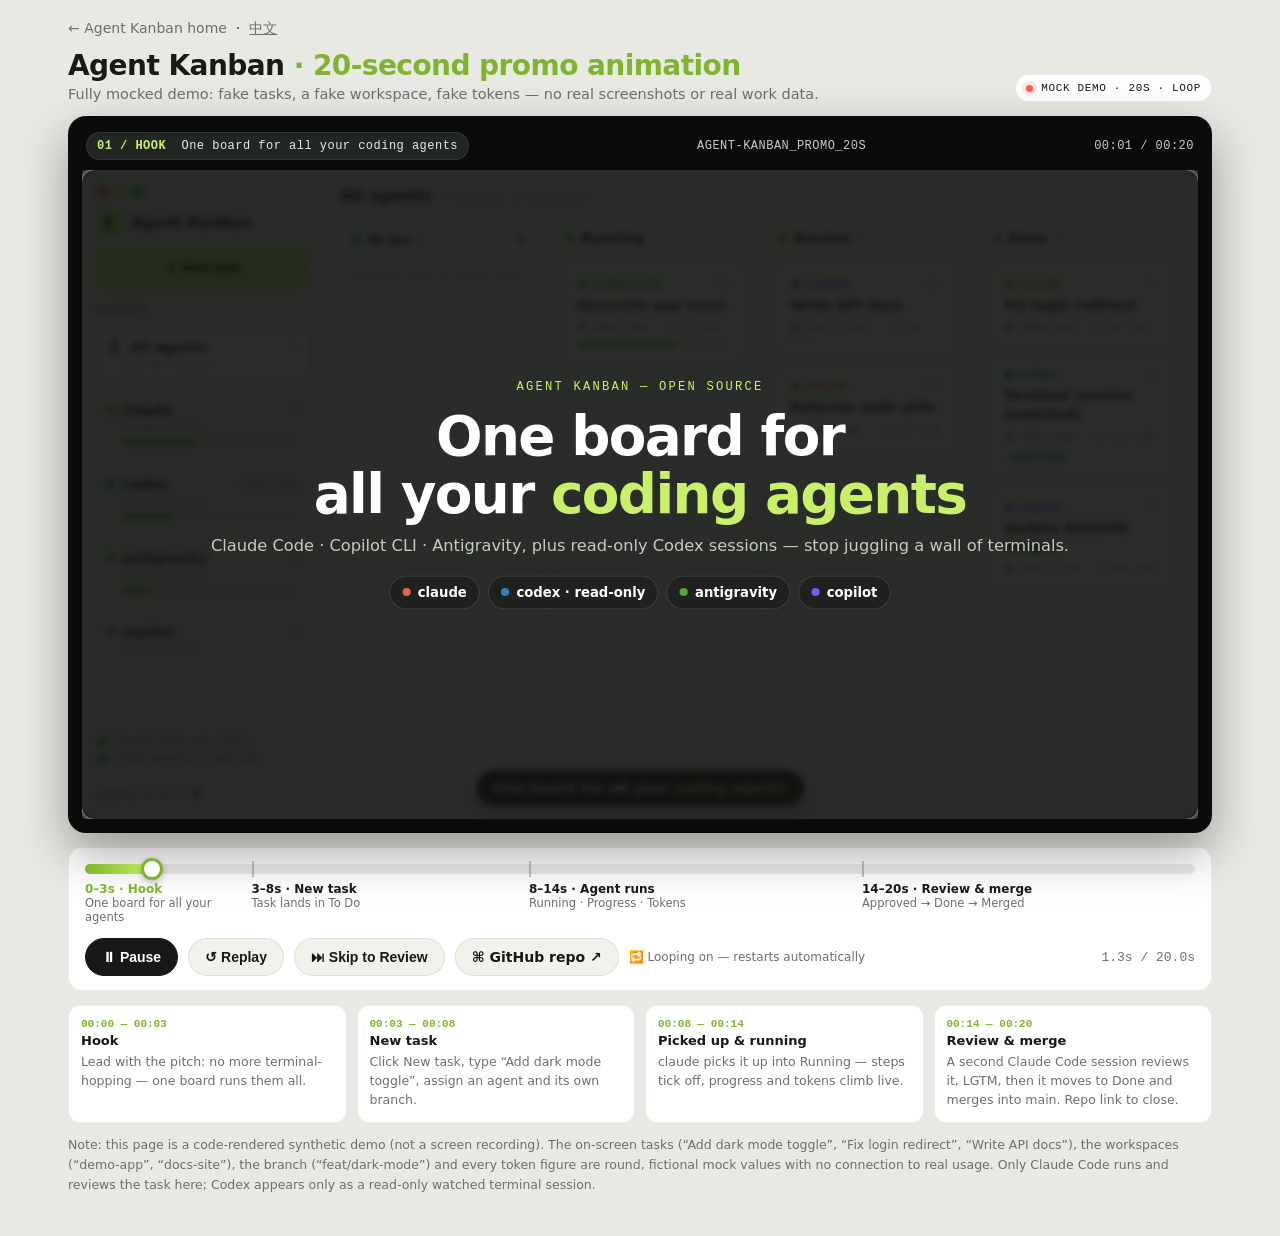
<file: site/demo/index.html>
<!doctype html>
<html lang="en">
<head>
<meta charset="utf-8"/>
<meta name="viewport" content="width=device-width, initial-scale=1, viewport-fit=cover"/>
<meta name="color-scheme" content="light dark"/>
<link rel="icon" type="image/png" sizes="32x32" href="/favicon-32.png"/>
<link rel="apple-touch-icon" href="/apple-touch-icon.png"/>
<meta name="description" content="A 20-second, fully mocked animation of Agent Kanban: one board for all your coding agents."/>
<link rel="canonical" href="https://agent-kanban.lzhgus.com/demo/"/>
<link rel="alternate" hreflang="en" href="https://agent-kanban.lzhgus.com/demo/"/>
<link rel="alternate" hreflang="zh-CN" href="https://agent-kanban.lzhgus.com/zh/demo/"/>
<title>Agent Kanban — 20-second demo</title>
<style>
:root{
  --page:#0e100f; --page2:#171917; --panel:#1c1f1c; --line:rgba(255,255,255,.09);
  --ink:#f2f3ef; --muted:#9aa39c; --lime:#c8f169; --lime-d:#a8d94e;
  --board:#ecece7; --board-side:#e9e9e3; --col:#f4f4f0; --card:#fff; --card-ink:#171917; --card-sub:#7a7d78;
  --claude:#d96c47; --codex:#2f7fc1; --anti:#5da13a; --copilot:#7a5af8;
}
@media (prefers-color-scheme: light){
  :root{ --page:#e8e9e2; --page2:#f2f2ec; --panel:#fff; --line:rgba(0,0,0,.08); --ink:#171917; --muted:#6b706a; }
}
*{box-sizing:border-box} body{margin:0;background:var(--page);color:var(--ink);font-family:Outfit,system-ui,-apple-system,Segoe UI,sans-serif;}
a{color:inherit}
.wrap{max-width:1180px;margin:0 auto;padding:20px 18px 28px}
.top{display:flex;justify-content:space-between;align-items:flex-end;gap:16px;flex-wrap:wrap;margin-bottom:14px}
.top h1{margin:0;font-size:28px;letter-spacing:-.02em;line-height:1}
.top h1 span{color:#7fb52e}
.top p{margin:6px 0 0;color:var(--muted);font-size:14.5px}
.badge{font-family:"JetBrains Mono",monospace;font-size:11px;letter-spacing:.06em;text-transform:uppercase;border:1px solid var(--line);padding:7px 10px;border-radius:999px;background:var(--panel);display:flex;gap:8px;align-items:center}
.dotlive{width:7px;height:7px;border-radius:50%;background:#ff5a4e;box-shadow:0 0 0 4px rgba(255,90,78,.15);animation:pulse 1.6s infinite}
@keyframes pulse{50%{opacity:.4}}

/* STAGE */
.stage{position:relative;background:#0a0b0a;border-radius:18px;padding:14px;box-shadow:0 20px 50px rgba(0,0,0,.35);overflow:hidden}
.stage-head{display:flex;justify-content:space-between;align-items:center;color:#c9cdc6;font-size:12px;font-family:"JetBrains Mono",monospace;letter-spacing:.04em;padding:2px 4px 10px}
.scene-pill{background:#222622;border:1px solid rgba(255,255,255,.08);padding:6px 10px;border-radius:999px;color:#e8eae5}
.scene-pill b{color:var(--lime)}
.viewport{position:relative;width:100%;overflow:hidden;background:var(--board);border-radius:12px;aspect-ratio: 1100 / 640;}
@media(max-width:700px){.stage-head .fname{display:none}.stage-head{flex-wrap:nowrap}.scene-pill{white-space:nowrap;overflow:hidden;text-overflow:ellipsis;max-width:62vw}.scene-pill .scenedesc{display:none}.stage-head #clock{white-space:nowrap}}
.scaler{position:absolute;left:0;top:0;width:1100px;height:640px;transform-origin:top left}

/* BOARD */
.board{width:1100px;height:640px;background:var(--board);display:flex;font-family:system-ui,-apple-system,Segoe UI,sans-serif;color:var(--card-ink);position:relative;overflow:hidden}
.sidebar{width:238px;flex:0 0 238px;background:var(--board-side);padding:16px 14px;display:flex;flex-direction:column;gap:12px;border-right:1px solid rgba(0,0,0,.04)}
.traffic{display:flex;gap:7px}.traffic i{width:11px;height:11px;border-radius:50%;display:block}.traffic i:nth-child(1){background:#ff5f57}.traffic i:nth-child(2){background:#febc2e}.traffic i:nth-child(3){background:#28c840}
.brand{display:flex;align-items:center;gap:8px;font-weight:800;font-size:15px}
.brandmark{width:26px;height:26px;border-radius:7px;background:var(--lime);display:grid;place-items:center;font-family:"JetBrains Mono",monospace;font-size:13px;font-weight:800}
.newbtn{background:var(--lime);border:none;border-radius:9px;padding:11px;font-weight:700;font-size:13.5px;cursor:pointer;position:relative;transition:.2s}
.newbtn.ringing{box-shadow:0 0 0 0 rgba(168,217,78,.7);animation:ring 1s infinite}
@keyframes ring{70%{box-shadow:0 0 0 12px rgba(168,217,78,0)}100%{box-shadow:0 0 0 0 rgba(168,217,78,0)}}
.label{font-size:10px;letter-spacing:.14em;color:#8a8c86;font-weight:700;margin-top:4px}
.agentrow{background:transparent;border-radius:10px;padding:9px 10px}
.agentrow.active{background:#fff;box-shadow:0 1px 4px rgba(0,0,0,.06)}
.agentrow .r1{display:flex;align-items:center;gap:7px;font-weight:700;font-size:13.5px}
.agentrow .r1 span:last-child{margin-left:auto;color:#8a8c86;font-weight:500;font-size:12px}
.adot{width:8px;height:8px;border-radius:50%}
.tok{font-size:11.5px;color:#8a8c86;margin:3px 0 0 15px;font-family:"JetBrains Mono",monospace}
.meter{height:5px;background:#dddcd4;border-radius:99px;overflow:hidden;margin:6px 0 0 15px}.meter i{display:block;height:100%;background:#6a9a2e;border-radius:99px}
.sidefoot{margin-top:auto;font-size:11.5px;color:#7d7f7a;line-height:1.5;border-top:1px solid rgba(0,0,0,.06);padding-top:10px}
.main{flex:1;padding:16px 16px 14px;min-width:0}
.mainhead{display:flex;align-items:baseline;gap:10px;margin-bottom:12px}
.mainhead b{font-size:16px}.mainhead span{color:#8a8c86;font-size:12.5px}
.cols{display:grid;grid-template-columns:1fr 1fr 1fr 1fr;gap:12px;height:556px}
.col{background:var(--col);border-radius:12px;padding:12px 10px;display:flex;flex-direction:column;gap:9px;transition:box-shadow .3s, background .3s}
.col.highlight{box-shadow:inset 0 0 0 2px var(--lime-d);background:#f7f9ec}
.colhead{display:flex;align-items:center;gap:7px;font-weight:700;font-size:13.5px;padding:0 2px}
.colhead .cnt{color:#8a8c86;font-weight:500}
.colhead .plus{margin-left:auto;color:#555;font-size:16px}
.cdot{width:8px;height:8px;border-radius:50%}
.empty{color:#a3a59e;font-size:12.5px;padding:8px 4px}
.card{background:var(--card);border-radius:11px;padding:11px 12px;box-shadow:0 1px 3px rgba(0,0,0,.07);border:1px solid rgba(0,0,0,.03)}
.card .who{display:flex;justify-content:space-between;font-size:11.5px;font-weight:700}
.card .who time{color:#a3a59e;font-weight:500}
.card h4{margin:5px 0 6px;font-size:13.5px;line-height:1.35}
.meta{font-size:11px;color:var(--card-sub);font-family:"JetBrains Mono",monospace;display:flex;gap:6px;align-items:center;flex-wrap:wrap}
.pill{font-size:10px;font-weight:700;padding:3px 7px;border-radius:999px;background:#eef3dc;color:#4c6b12}
.pill.blue{background:#e6f0fb;color:#245a8a}.pill.purple{background:#efeaff;color:#5b3ec8}.pill.green{background:#e3f4e3;color:#1d6b2e}

/* HERO CARD extras */
#heroCard{position:relative;z-index:3}
#heroCard .branch{margin-top:8px}
.progresswrap{margin-top:10px;display:none}
.progresswrap.show{display:block}
.prow{display:flex;justify-content:space-between;font-size:11px;color:#6f726c;font-family:"JetBrains Mono",monospace}
.bar{height:7px;background:#e9e9e2;border-radius:99px;overflow:hidden;margin-top:5px}
.bar i{display:block;height:100%;width:0%;background:linear-gradient(90deg,#8ec63f,#c8f169);border-radius:99px}
.steps{margin-top:9px;display:none;flex-direction:column;gap:5px}
.steps.show{display:flex}
.step{font-size:11.5px;color:#8a8c86;display:flex;gap:7px;align-items:center}
.step.done{color:#2f3a1e}.step .box{width:15px;height:15px;border-radius:4px;border:1.5px solid #cfd0c8;display:grid;place-items:center;font-size:10px;flex:0 0 15px;background:#fff}
.step.done .box{background:var(--lime);border-color:var(--lime-d);color:#1c2a00}
.step.active{color:#171917;font-weight:600}.step.active .box{border-color:#8ec63f}
.reviewbox{margin-top:10px;display:none;background:#f7f8f3;border:1px solid #e6e8dd;border-radius:8px;padding:8px 9px}
.reviewbox.show{display:block}
.reviewbox .rv{font-size:11.5px;display:flex;gap:6px;margin:3px 0}
.mergepill{display:none;margin-top:9px;background:#12240f;color:#c8f169;font-weight:700;font-size:11.5px;padding:7px 9px;border-radius:7px;align-items:center;gap:7px}
.mergepill.show{display:flex}

/* Composer */
.composer{display:none;background:#fff;border:1.5px solid #b9d97a;border-radius:11px;padding:11px 12px;box-shadow:0 8px 20px rgba(0,0,0,.10)}
.composer.show{display:block;animation:pop .35s cubic-bezier(.2,1.4,.4,1)}
@keyframes pop{from{transform:scale(.92) translateY(-6px);opacity:0}}
.composer .ct{font-size:11px;letter-spacing:.08em;color:#8a8c86;font-weight:700}
.typed{font-size:14px;font-weight:700;margin:6px 0 8px;min-height:20px}
.caret{display:inline-block;width:2px;height:15px;background:#171917;vertical-align:-2px;animation:blink .7s infinite}
@keyframes blink{50%{opacity:0}}
.assign{display:flex;gap:6px;flex-wrap:wrap}

/* Cursor */
.cursor{position:absolute;width:22px;height:22px;z-index:20;pointer-events:none;opacity:0;filter:drop-shadow(0 2px 3px rgba(0,0,0,.3));transition:opacity .2s}
.cursor.show{opacity:1}
.clickring{position:absolute;width:28px;height:28px;border:2px solid #7fb52e;border-radius:50%;z-index:19;pointer-events:none;opacity:0}
.clickring.go{animation:clicka .6s ease-out}
@keyframes clicka{0%{transform:scale(.4);opacity:1}100%{transform:scale(1.6);opacity:0}}

/* Overlays */
.overlay{position:absolute;inset:0;z-index:30;display:grid;place-items:center;text-align:center;pointer-events:none;opacity:0;transition:opacity .45s}
.overlay.show{opacity:1}
.hook{background:rgba(14,16,14,.88);backdrop-filter:blur(3px);color:#fff;padding:30px}
.hook .kicker{font-family:"JetBrains Mono",monospace;font-size:12px;letter-spacing:.18em;color:var(--lime);text-transform:uppercase}
.hook h2{font-size:54px;line-height:1.05;margin:14px 0 12px;letter-spacing:-.03em}
.hook h2 em{font-style:normal;color:var(--lime)}
.hook p{color:#c6cbc2;margin:0;font-size:16px}
.agentpills{display:flex;gap:8px;justify-content:center;margin-top:20px;flex-wrap:wrap}
.agentpills span{background:#1e211e;border:1px solid rgba(255,255,255,.12);padding:8px 12px;border-radius:999px;font-size:13px;font-weight:700;display:flex;gap:7px;align-items:center}
.outro{background:linear-gradient(180deg,rgba(14,16,14,.25),rgba(14,16,14,.92) 55%);color:#fff;align-items:end;padding:28px}
.outrocard{margin-bottom:8px}
.outrocard .logo{font-size:30px;font-weight:800}.outrocard .logo span{color:var(--lime)}
.repolink{display:inline-flex;gap:9px;align-items:center;background:#fff;color:#111;padding:11px 16px;border-radius:999px;font-family:"JetBrains Mono",monospace;font-size:13.5px;font-weight:600;text-decoration:none;margin-top:12px}
.outro p{color:#c9cdc6;font-size:13.5px;margin:10px 0 0}

/* Caption */
.caption{position:absolute;left:50%;transform:translateX(-50%);bottom:14px;z-index:25;background:rgba(10,11,10,.88);color:#fff;padding:9px 16px;border-radius:999px;font-size:14px;font-weight:600;white-space:nowrap;box-shadow:0 8px 20px rgba(0,0,0,.25)}
.caption b{color:var(--lime)}

/* Controls */
.controls{margin-top:14px;background:var(--panel);border:1px solid var(--line);border-radius:14px;padding:14px 16px}
.trackwrap{position:relative;padding-top:2px}
.track{height:10px;background:rgba(127,127,127,.18);border-radius:99px;position:relative;cursor:pointer;overflow:visible}
.fill{height:100%;width:0%;background:linear-gradient(90deg,#7fb52e,var(--lime));border-radius:99px;position:relative}
.fill::after{content:"";position:absolute;right:-6px;top:50%;transform:translateY(-50%);width:16px;height:16px;background:#fff;border:3px solid #7fb52e;border-radius:50%;box-shadow:0 2px 6px rgba(0,0,0,.25)}
.mark{position:absolute;top:-3px;width:2px;height:16px;background:rgba(127,127,127,.5)}
.segs{display:grid;grid-template-columns:3fr 5fr 6fr 6fr;gap:0;margin-top:8px;font-size:11.5px;color:var(--muted)}
.segs div{padding-right:8px}.segs b{display:block;color:var(--ink);font-size:12px}
.segs div.active b{color:#7fb52e}
.btnrow{display:flex;align-items:center;gap:10px;margin-top:14px;flex-wrap:wrap}
.btn{border:1px solid var(--line);background:var(--page2);color:var(--ink);padding:10px 16px;border-radius:999px;font-weight:700;font-size:14px;cursor:pointer;display:inline-flex;gap:8px;align-items:center}
.btn.primary{background:#171917;color:#fff;border-color:#171917}
.btn:hover{transform:translateY(-1px)}
.time{font-family:"JetBrains Mono",monospace;font-size:13px;color:var(--muted);margin-left:auto}
.looptag{font-size:12px;color:var(--muted);display:flex;gap:6px;align-items:center}
.stamps{display:grid;grid-template-columns:repeat(4,1fr);gap:10px;margin-top:14px}
.stamp{border:1px solid var(--line);background:var(--panel);border-radius:12px;padding:12px}
.stamp b{font-size:13px}.stamp p{margin:4px 0 0;color:var(--muted);font-size:12.5px;line-height:1.5}
.stamp .t{font-family:"JetBrains Mono",monospace;color:#7fb52e;font-size:11px;font-weight:700}
.note{margin-top:12px;color:var(--muted);font-size:12.5px;line-height:1.6}
@media(max-width:700px){.top h1{font-size:23px}.hook h2{font-size:34px}.stamps{grid-template-columns:1fr 1fr}.segs{font-size:10.5px}.caption{font-size:12px;max-width:92%;white-space:normal;text-align:center}}
@media (prefers-reduced-motion: reduce){*{animation-duration:.01ms!important;transition-duration:.01ms!important}}
</style>
</head>
<body>
<div class="wrap">
  <p style="margin:0 0 14px;font-size:14px"><a href="/" style="color:var(--muted);text-decoration:none">← Agent Kanban home</a> &nbsp;·&nbsp; <a href="/zh/demo/" lang="zh-CN" style="color:var(--muted)">中文</a></p>
  <div class="top">
    <div>
      <h1>Agent Kanban <span>· 20-second promo animation</span></h1>
      <p>Fully mocked demo: fake tasks, a fake workspace, fake tokens — no real screenshots or real work data.</p>
    </div>
    <div class="badge"><span class="dotlive"></span> Mock Demo · 20s · Loop</div>
  </div>

  <div class="stage">
    <div class="stage-head"><span class="scene-pill" id="scenePill"><b>01 / HOOK</b><span class="scenedesc"> &nbsp;One board for all your coding agents</span></span><span class="fname">AGENT-KANBAN_PROMO_20S</span><span id="clock">00:00 / 00:20</span></div>

    <div class="viewport" id="viewport">
      <div class="scaler" id="scaler">
        <div class="board" id="board">
          <!-- Sidebar -->
          <aside class="sidebar">
            <div class="traffic"><i></i><i></i><i></i></div>
            <div class="brand"><span class="brandmark">|▎</span> Agent Kanban</div>
            <button class="newbtn" id="newBtn">＋ New task</button>
            <div class="label">AGENTS</div>
            <div class="agentrow active"><div class="r1"><span style="font-family:monospace">|▎</span> All agents <span>6</span></div><div class="tok" id="allTok">128.0k tokens</div></div>
            <div class="agentrow" id="rowClaude"><div class="r1"><span class="adot" style="background:var(--claude)"></span> claude <span>3</span></div><div class="tok" id="claudeTok">64.0k tokens</div><div class="meter"><i style="width:42%"></i></div></div>
            <div class="agentrow"><div class="r1"><span class="adot" style="background:var(--codex)"></span> codex <span>read-only</span></div><div class="tok">38.5k tokens</div><div class="meter"><i style="width:28%"></i></div></div>
            <div class="agentrow"><div class="r1"><span class="adot" style="background:var(--anti)"></span> antigravity <span>1</span></div><div class="tok">16.2k tokens</div><div class="meter"><i style="width:18%"></i></div></div>
            <div class="agentrow"><div class="r1"><span class="adot" style="background:var(--copilot)"></span> copilot <span>0</span></div><div class="tok">9.3k tokens</div></div>
            <div class="sidefoot"><span style="color:#5da13a">●</span> Claude Code runs tasks<br><span style="color:var(--codex)">●</span> Codex sessions: read-only<br><br>Agents at once &nbsp;<b style="color:#171917">3</b></div>
          </aside>

          <!-- Main -->
          <section class="main">
            <div class="mainhead"><b>All agents</b><span id="runStatus">1 running · 2 need you</span></div>
            <div class="cols">
              <div class="col" id="colTodo">
                <div class="colhead"><span class="cdot" style="background:#2f7fc1"></span> To Do <span class="cnt" id="cntTodo">0</span><span class="plus">+</span></div>
                <div class="composer" id="composer">
                  <div class="ct">NEW TASK · DEMO-APP</div>
                  <div class="typed"><span id="typedText"></span><span class="caret"></span></div>
                  <div class="assign"><span class="pill">Assign: claude</span><span class="pill blue">Branch: feat/dark-mode</span></div>
                </div>
                <div class="empty" id="todoEmpty">Double-click to add a task</div>
                <div id="todoSlot"></div>
              </div>

              <div class="col" id="colRunning">
                <div class="colhead"><span class="cdot" style="background:#5da13a"></span> Running <span class="cnt" id="cntRun">1</span></div>
                <div class="empty" id="runEmpty" style="display:none">Nothing here</div>
                <div id="runSlot"></div>
                <div class="card" style="opacity:.92"><div class="who"><span style="color:var(--anti)">● antigravity</span><time>4m</time></div><h4>Generate app icons</h4><div class="meta">◉ demo-app · 8.1k tok</div><div class="bar" style="margin-top:8px"><i style="width:64%;background:#8ec63f"></i></div></div>
              </div>

              <div class="col" id="colReview">
                <div class="colhead"><span class="cdot" style="background:#c4900a"></span> Review <span class="cnt" id="cntReview">2</span></div>
                <div id="reviewSlot"></div>
                <div class="card"><div class="who"><span style="color:var(--copilot)">● copilot</span><time>6m</time></div><h4>Write API docs</h4><div class="meta">◉ docs-site · 12.0k tok</div></div>
                <div class="card"><div class="who"><span style="color:var(--claude)">● claude</span><time>12m</time></div><h4>Refactor auth utils</h4><div class="meta">◉ demo-app · 21.5k tok</div></div>
              </div>

              <div class="col" id="colDone">
                <div class="colhead"><span class="cdot" style="background:#8a8c86"></span> Done <span class="cnt" id="cntDone">3</span></div>
                <div id="doneSlot"></div>
                <div class="card"><div class="who"><span style="color:var(--claude)">● claude</span><time>1h</time></div><h4>Fix login redirect</h4><div class="meta">◉ demo-app · 9.8k tok</div></div>
                <div class="card"><div class="who"><span style="color:var(--codex)">● codex</span><time>2h</time></div><h4>Terminal session (watched)</h4><div class="meta">◉ demo-app · 14.2k tok <span class="pill blue">read-only</span></div></div>
                <div class="card"><div class="who"><span style="color:var(--copilot)">● copilot</span><time>3h</time></div><h4>Update README badges</h4><div class="meta">◉ docs-site · 3.6k tok</div></div>
              </div>
            </div>
          </section>

          <svg class="cursor" id="cursor" viewBox="0 0 24 24" fill="none"><path d="M4 2 L20 12 L12.5 13.5 L9 21 Z" fill="#111" stroke="#fff" stroke-width="1.6"/></svg>
          <div class="clickring" id="clickRing"></div>

          <!-- Hook overlay -->
          <div class="overlay hook" id="hookOverlay">
            <div>
              <div class="kicker">Agent Kanban — Open Source</div>
              <h2>One board for<br>all your <em>coding agents</em></h2>
              <p>Claude Code · Copilot CLI · Antigravity, plus read-only Codex sessions — stop juggling a wall of terminals.</p>
              <div class="agentpills"><span><i class="adot" style="background:var(--claude)"></i>claude</span><span><i class="adot" style="background:var(--codex)"></i>codex · read-only</span><span><i class="adot" style="background:var(--anti)"></i>antigravity</span><span><i class="adot" style="background:var(--copilot)"></i>copilot</span></div>
            </div>
          </div>

          <!-- Outro overlay -->
          <div class="overlay outro" id="outroOverlay">
            <div class="outrocard">
              <div class="logo">Agent <span>Kanban</span></div>
              <span class="repolink">⌘ github.com/lzhgus/agent-kanban</span>
              <p>One board, the whole flow: To Do → Running → Review → Done &amp; Merge</p>
            </div>
          </div>

          <div class="caption" id="caption">One board for all your coding agents</div>
        </div>
      </div>
    </div>
  </div>

  <!-- Controls -->
  <div class="controls">
    <div class="trackwrap">
      <div class="track" id="track">
        <div class="fill" id="fill"></div>
        <div class="mark" style="left:15%"></div><div class="mark" style="left:40%"></div><div class="mark" style="left:70%"></div>
      </div>
      <div class="segs">
        <div id="seg0"><b>0–3s · Hook</b>One board for all your agents</div>
        <div id="seg1"><b>3–8s · New task</b>Task lands in To Do</div>
        <div id="seg2"><b>8–14s · Agent runs</b>Running · Progress · Tokens</div>
        <div id="seg3"><b>14–20s · Review &amp; merge</b>Approved → Done → Merged</div>
      </div>
    </div>
    <div class="btnrow">
      <button class="btn primary" id="playBtn">⏸ Pause</button>
      <button class="btn" id="replayBtn">↺ Replay</button>
      <button class="btn" id="skipBtn">⏭ Skip to Review</button>
      <a class="btn" href="https://github.com/lzhgus/agent-kanban" target="_blank" rel="noopener" style="text-decoration:none">⌘ GitHub repo ↗</a>
      <span class="looptag">🔁 Looping on — restarts automatically</span>
      <span class="time" id="timeLabel">0.0s / 20.0s</span>
    </div>
  </div>

  <div class="stamps">
    <div class="stamp"><div class="t">00:00 — 00:03</div><b>Hook</b><p>Lead with the pitch: no more terminal-hopping — one board runs them all.</p></div>
    <div class="stamp"><div class="t">00:03 — 00:08</div><b>New task</b><p>Click New task, type “Add dark mode toggle”, assign an agent and its own branch.</p></div>
    <div class="stamp"><div class="t">00:08 — 00:14</div><b>Picked up &amp; running</b><p>claude picks it up into Running — steps tick off, progress and tokens climb live.</p></div>
    <div class="stamp"><div class="t">00:14 — 00:20</div><b>Review &amp; merge</b><p>A second Claude Code session reviews it, LGTM, then it moves to Done and merges into main. Repo link to close.</p></div>
  </div>
  <p class="note">Note: this page is a code-rendered synthetic demo (not a screen recording). The on-screen tasks (“Add dark mode toggle”, “Fix login redirect”, “Write API docs”), the workspaces (“demo-app”, “docs-site”), the branch (“feat/dark-mode”) and every token figure are round, fictional mock values with no connection to real usage. Only Claude Code runs and reviews the task here; Codex appears only as a read-only watched terminal session.</p>
</div>

<!-- Hero card node created once -->
<div id="heroHost" style="display:none">
  <div class="card" id="heroCard">
    <div class="who"><span id="heroWho" style="color:var(--claude)">● claude</span><time id="heroTime">now</time></div>
    <h4>Add dark mode toggle</h4>
    <div class="meta">◉ demo-app · <span id="heroTok">0 tok</span></div>
    <div class="meta branch"><span class="pill blue">⎇ feat/dark-mode</span><span class="pill" id="heroStatePill">Queued</span></div>
    <div class="progresswrap" id="progressWrap">
      <div class="prow"><span>Progress</span><span id="pctLabel">0%</span></div>
      <div class="bar"><i id="heroBar"></i></div>
      <div class="steps" id="steps">
        <div class="step" data-step="0"><span class="box">✓</span> Reading project files</div>
        <div class="step" data-step="1"><span class="box">✓</span> Editing Theme.tsx + tokens.css</div>
        <div class="step" data-step="2"><span class="box">✓</span> Running tests · 24 passed</div>
      </div>
    </div>
    <div class="reviewbox" id="reviewBox">
      <div style="font-size:11px;font-weight:800;letter-spacing:.06em;color:#7a7d78">REVIEW BY CLAUDE</div>
      <div class="rv">✅ Tests pass &nbsp;·&nbsp; ✅ No conflicts</div>
      <div class="rv" id="lgtmLine" style="opacity:.25">💬 “LGTM — clean diff, ship it.”</div>
    </div>
    <div class="mergepill" id="mergePill">⎇ Merged into main · PR #42</div>
  </div>
</div>

<script>
(function(){
  var DUR=20000, paused=false, offset=0, lastNow=null, pendingSeek=null;
  var viewport=document.getElementById('viewport'), scaler=document.getElementById('scaler');
  var hero=document.getElementById('heroCard');
  var slots={todo:document.getElementById('todoSlot'), run:document.getElementById('runSlot'), review:document.getElementById('reviewSlot'), done:document.getElementById('doneSlot')};
  var currentSlot=null;
  function fit(){ var w=viewport.clientWidth; var s=w/1100; scaler.style.transform='scale('+s+')'; viewport.style.height=(640*s)+'px'; }
  window.addEventListener('resize',fit);

  function flipTo(slotName){
    if(currentSlot===slotName) return;
    var target=slots[slotName]; if(!target) return;
    var first=hero.getBoundingClientRect();
    target.appendChild(hero); currentSlot=slotName;
    var last=hero.getBoundingClientRect();
    if(first.width){
      var dx=first.left-last.left, dy=first.top-last.top;
      hero.animate([{transform:'translate('+dx+'px,'+dy+'px) scale(1.03)', boxShadow:'0 14px 30px rgba(0,0,0,.18)'},{transform:'translate(0,0) scale(1)', boxShadow:'0 1px 3px rgba(0,0,0,.07)'}],{duration:650,easing:'cubic-bezier(.2,.9,.25,1)'});
    }
  }
  function fmtTok(n){ return n>=1000 ? (n/1000).toFixed(1)+'k tok' : Math.round(n)+' tok'; }
  function clamp(v,a,b){return Math.max(a,Math.min(b,v))}
  function ease(t){return 1-Math.pow(1-t,3)}
  var FULL_TEXT='Add dark mode toggle';

  var els={
    hook:document.getElementById('hookOverlay'), outro:document.getElementById('outroOverlay'),
    caption:document.getElementById('caption'), pill:document.getElementById('scenePill'),
    clock:document.getElementById('clock'), fill:document.getElementById('fill'), time:document.getElementById('timeLabel'),
    composer:document.getElementById('composer'), typed:document.getElementById('typedText'),
    todoEmpty:document.getElementById('todoEmpty'), runEmpty:document.getElementById('runEmpty'),
    newBtn:document.getElementById('newBtn'), cursor:document.getElementById('cursor'), ring:document.getElementById('clickRing'),
    cntTodo:document.getElementById('cntTodo'), cntRun:document.getElementById('cntRun'), cntReview:document.getElementById('cntReview'), cntDone:document.getElementById('cntDone'),
    runStatus:document.getElementById('runStatus'), heroTok:document.getElementById('heroTok'), heroTime:document.getElementById('heroTime'),
    heroWho:document.getElementById('heroWho'), statePill:document.getElementById('heroStatePill'),
    progWrap:document.getElementById('progressWrap'), heroBar:document.getElementById('heroBar'), pct:document.getElementById('pctLabel'),
    steps:document.getElementById('steps'), reviewBox:document.getElementById('reviewBox'), lgtm:document.getElementById('lgtmLine'), merge:document.getElementById('mergePill'),
    claudeTok:document.getElementById('claudeTok'), allTok:document.getElementById('allTok'),
    colTodo:document.getElementById('colTodo'), colRun:document.getElementById('colRunning'), colReview:document.getElementById('colReview'), colDone:document.getElementById('colDone'),
    rowClaude:document.getElementById('rowClaude')
  };
  var stepEls=document.querySelectorAll('#steps .step');
  var segs=[document.getElementById('seg0'),document.getElementById('seg1'),document.getElementById('seg2'),document.getElementById('seg3')];

  var lastPhase=-1;
  function render(now){
    if(lastNow==null) lastNow=now;
    var dt=now-lastNow; lastNow=now;
    if(pendingSeek!=null){ offset=pendingSeek; pendingSeek=null; }
    else if(!paused){ offset+=dt; }
    var t=offset%DUR; var s=t/1000;
    // progress UI
    els.fill.style.width=(t/DUR*100)+'%';
    els.time.textContent=s.toFixed(1)+'s / 20.0s';
    els.clock.textContent='00:'+String(Math.floor(s)).padStart(2,'0')+' / 00:20';
    var phase= s<3?0 : s<8?1 : s<14?2 : 3;
    segs.forEach(function(el,i){ el.classList.toggle('active', i===phase); });
    if(phase!==lastPhase){
      lastPhase=phase;
      var info=[
        '<b>01 / HOOK</b><span class="scenedesc"> &nbsp;One board for all your coding agents</span>','<b>02 / NEW TASK</b><span class="scenedesc"> &nbsp;New task → To Do</span>',
        '<b>03 / RUNNING</b><span class="scenedesc"> &nbsp;Agent picks it up · Progress + tokens</span>','<b>04 / REVIEW → DONE</b><span class="scenedesc"> &nbsp;Claude Code review · Merge</span>'][phase];
      els.pill.innerHTML=info;
      els.caption.innerHTML=[
        'One board for all your <b>coding agents</b>',
        'New task → into <b>To Do</b>',
        '<b>claude</b> is on it — progress &amp; tokens climbing',
        'A second <b>Claude Code</b> approved → <b>Done</b> &amp; merged'][phase];
      [els.colTodo,els.colRun,els.colReview,els.colDone].forEach(function(c){c.classList.remove('highlight')});
      if(phase===1) els.colTodo.classList.add('highlight');
      if(phase===2) els.colRun.classList.add('highlight');
      if(phase===3) els.colReview.classList.add('highlight');
    }

    // HOOK 0-3
    els.hook.classList.toggle('show', s<2.7);
    els.hook.style.opacity= s<2.4?1: Math.max(0,1-(s-2.4)/0.3);

    // Cursor 3.0-4.2 moving to New task (board coords approx: sidebar button at x~125 y~118)
    var showCursor = s>=2.9 && s<4.4;
    els.cursor.classList.toggle('show', showCursor);
    if(showCursor){
      var p=clamp((s-2.9)/0.9,0,1); var e=ease(p);
      var x=560+(125-560)*e, y=320+(118-320)*e;
      els.cursor.style.left=x+'px'; els.cursor.style.top=y+'px';
      if(s>=3.78 && s<3.86){ els.ring.style.left=(x-3)+'px'; els.ring.style.top=(y-3)+'px'; els.ring.classList.remove('go'); void els.ring.offsetWidth; els.ring.classList.add('go'); }
    }
    els.newBtn.classList.toggle('ringing', s>=3.0 && s<3.9);

    // Composer 3.9-6.9, typing 4.2-6.2
    els.composer.classList.toggle('show', s>=3.9 && s<6.9);
    if(s>=4.2 && s<6.9){ var chars=Math.floor(clamp((s-4.2)/2,0,1)*FULL_TEXT.length); els.typed.textContent=FULL_TEXT.slice(0,chars); }
    else if(s>=6.9){ els.typed.textContent=FULL_TEXT; }

    // Hero in To Do 6.6-8.4
    if(s>=6.6 && s<8.4){
      hero.style.display='block'; flipTo('todo');
      els.todoEmpty.style.display='none'; els.cntTodo.textContent='1';
      els.statePill.textContent='Queued'; els.progWrap.classList.remove('show'); els.steps.classList.remove('show');
      els.reviewBox.classList.remove('show'); els.merge.classList.remove('show');
      els.heroTok.textContent='0 tok'; els.heroWho.innerHTML='● claude'; els.heroWho.style.color='var(--claude)';
    }
    if(s<6.6){ hero.style.display='none'; if(currentSlot){currentSlot=null;} els.todoEmpty.style.display='block'; els.cntTodo.textContent='0'; els.cntRun.textContent='1'; els.cntReview.textContent='2'; els.cntDone.textContent='3'; els.runStatus.textContent='1 running · 2 need you'; els.reviewBox.classList.remove('show'); els.merge.classList.remove('show'); els.claudeTok.textContent='64.0k tokens'; els.allTok.textContent='128.0k tokens'; els.lgtm.style.opacity=.25; }

    // Running 8.4-14
    if(s>=8.4 && s<14.2){
      flipTo('run'); els.todoEmpty.style.display='block'; els.cntTodo.textContent='0'; els.cntRun.textContent='2'; els.runEmpty.style.display='none';
      els.runStatus.textContent='2 running · 2 need you'; els.rowClaude.classList.add('active');
      els.statePill.textContent='Running'; els.progWrap.classList.add('show'); els.steps.classList.add('show'); els.reviewBox.classList.remove('show'); els.merge.classList.remove('show');
      var rp=ease(clamp((s-8.8)/4.8,0,1)); var pctVal=Math.round(rp*92);
      els.heroBar.style.width=pctVal+'%'; els.pct.textContent=pctVal+'%';
      var tok=rp*38600; els.heroTok.textContent=fmtTok(tok);
      els.claudeTok.textContent=(64+tok/1000).toFixed(1)+'k tokens'; els.allTok.textContent=(128+tok/1000).toFixed(1)+'k tokens';
      els.heroTime.textContent= Math.max(1,Math.round((s-8.4)))+'m';
      stepEls.forEach(function(st,i){ var th=[0.12,0.45,0.82][i]; st.classList.toggle('done', rp>th+0.12); st.classList.toggle('active', rp>th && rp<=th+0.12); var box=st.querySelector('.box'); box.textContent= rp>th+0.12?'✓':(i+1); });
    }
    // Review 14.2-17.4
    if(s>=14.2 && s<17.6){
      flipTo('review'); els.cntRun.textContent='1'; els.runEmpty.style.display='none'; els.cntReview.textContent='3';
      els.runStatus.textContent='1 running · 3 need you'; els.heroBar.style.width='100%'; els.pct.textContent='100%'; els.heroTok.textContent='42.0k tok'; els.claudeTok.textContent='106.0k tokens'; els.allTok.textContent='170.0k tokens';
      els.statePill.textContent='In Review'; els.reviewBox.classList.add('show'); els.lgtm.style.opacity= s>=15.6?1:.25;
      els.heroWho.innerHTML='● claude <span style="color:#8a8c86;font-weight:500">reviewer</span>'; els.heroWho.style.color='var(--claude)';
    }
    // Done + merge 17.6-20
    if(s>=17.6){
      flipTo('done'); els.cntReview.textContent='2'; els.cntDone.textContent='4'; els.runStatus.textContent='1 running · 2 need you'; els.colReview.classList.remove('highlight'); els.colDone.classList.add('highlight');
      els.statePill.textContent='Done'; els.merge.classList.add('show'); els.heroWho.innerHTML='● claude'; els.heroWho.style.color='var(--claude)';
    } else { els.merge.classList.remove('show'); if(s>=14.2) els.colDone.classList.remove('highlight'); }

    // Outro 18.6-20
    els.outro.classList.toggle('show', s>=18.6);
    if(s>=18.6) els.caption.innerHTML='Free &amp; open source — <b>github.com/lzhgus/agent-kanban</b>';

    requestAnimationFrame(render);
  }
  requestAnimationFrame(render); fit(); setTimeout(fit,60);

  // Controls
  var playBtn=document.getElementById('playBtn');
  playBtn.addEventListener('click',function(){
    paused=!paused; playBtn.textContent= paused?'▶ Play':'⏸ Pause';
  });
  document.getElementById('replayBtn').addEventListener('click',function(){ pendingSeek=0; paused=false; playBtn.textContent='⏸ Pause'; lastPhase=-1; currentSlot=null; hero.style.display='none'; });
  document.getElementById('skipBtn').addEventListener('click',function(){ pendingSeek=14250; paused=false; playBtn.textContent='⏸ Pause'; lastPhase=-1; });
  document.getElementById('track').addEventListener('click',function(e){
    var r=this.getBoundingClientRect(); var ratio=clamp((e.clientX-r.left)/r.width,0,1); var target=ratio*DUR;
    pendingSeek=target; lastPhase=-1; if(target<6600){ currentSlot=null; }
  });
})();
</script>
</body>
</html>
</file>
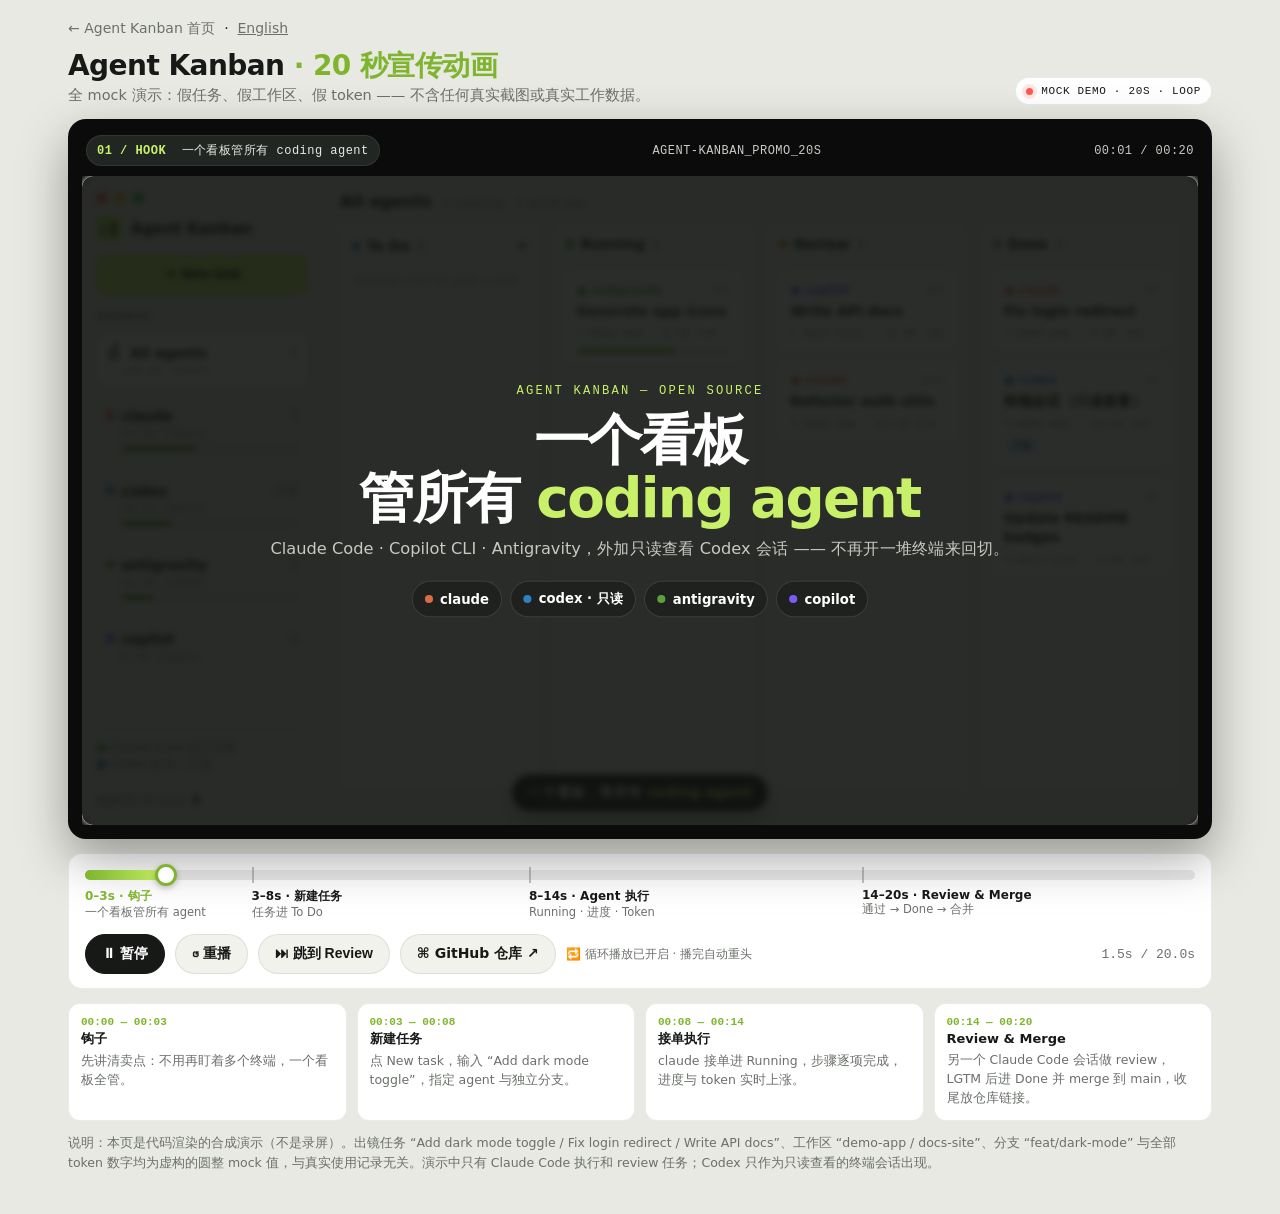
<file: site/zh/demo/index.html>
<!doctype html>
<html lang="zh-CN">
<head>
<meta charset="utf-8"/>
<meta name="viewport" content="width=device-width, initial-scale=1, viewport-fit=cover"/>
<meta name="color-scheme" content="light dark"/>
<link rel="icon" type="image/png" sizes="32x32" href="/favicon-32.png"/>
<link rel="apple-touch-icon" href="/apple-touch-icon.png"/>
<meta name="description" content="Agent Kanban 20 秒演示动画（全部为模拟数据）：一个看板管所有 coding agent。"/>
<link rel="canonical" href="https://agent-kanban.lzhgus.com/zh/demo/"/>
<link rel="alternate" hreflang="en" href="https://agent-kanban.lzhgus.com/demo/"/>
<link rel="alternate" hreflang="zh-CN" href="https://agent-kanban.lzhgus.com/zh/demo/"/>
<title>Agent Kanban — 20 秒演示</title>
<style>
:root{
  --page:#0e100f; --page2:#171917; --panel:#1c1f1c; --line:rgba(255,255,255,.09);
  --ink:#f2f3ef; --muted:#9aa39c; --lime:#c8f169; --lime-d:#a8d94e;
  --board:#ecece7; --board-side:#e9e9e3; --col:#f4f4f0; --card:#fff; --card-ink:#171917; --card-sub:#7a7d78;
  --claude:#d96c47; --codex:#2f7fc1; --anti:#5da13a; --copilot:#7a5af8;
}
@media (prefers-color-scheme: light){
  :root{ --page:#e8e9e2; --page2:#f2f2ec; --panel:#fff; --line:rgba(0,0,0,.08); --ink:#171917; --muted:#6b706a; }
}
*{box-sizing:border-box} body{margin:0;background:var(--page);color:var(--ink);font-family:Outfit,system-ui,-apple-system,Segoe UI,sans-serif;}
a{color:inherit}
.wrap{max-width:1180px;margin:0 auto;padding:20px 18px 28px}
.top{display:flex;justify-content:space-between;align-items:flex-end;gap:16px;flex-wrap:wrap;margin-bottom:14px}
.top h1{margin:0;font-size:28px;letter-spacing:-.02em;line-height:1}
.top h1 span{color:#7fb52e}
.top p{margin:6px 0 0;color:var(--muted);font-size:14.5px}
.badge{font-family:"JetBrains Mono",monospace;font-size:11px;letter-spacing:.06em;text-transform:uppercase;border:1px solid var(--line);padding:7px 10px;border-radius:999px;background:var(--panel);display:flex;gap:8px;align-items:center}
.dotlive{width:7px;height:7px;border-radius:50%;background:#ff5a4e;box-shadow:0 0 0 4px rgba(255,90,78,.15);animation:pulse 1.6s infinite}
@keyframes pulse{50%{opacity:.4}}

/* STAGE */
.stage{position:relative;background:#0a0b0a;border-radius:18px;padding:14px;box-shadow:0 20px 50px rgba(0,0,0,.35);overflow:hidden}
.stage-head{display:flex;justify-content:space-between;align-items:center;color:#c9cdc6;font-size:12px;font-family:"JetBrains Mono",monospace;letter-spacing:.04em;padding:2px 4px 10px}
.scene-pill{background:#222622;border:1px solid rgba(255,255,255,.08);padding:6px 10px;border-radius:999px;color:#e8eae5}
.scene-pill b{color:var(--lime)}
.viewport{position:relative;width:100%;overflow:hidden;background:var(--board);border-radius:12px;aspect-ratio: 1100 / 640;}
@media(max-width:700px){.stage-head .fname{display:none}.stage-head{flex-wrap:nowrap}.scene-pill{white-space:nowrap;overflow:hidden;text-overflow:ellipsis;max-width:62vw}.stage-head #clock{white-space:nowrap}}
.scaler{position:absolute;left:0;top:0;width:1100px;height:640px;transform-origin:top left}

/* BOARD */
.board{width:1100px;height:640px;background:var(--board);display:flex;font-family:system-ui,-apple-system,Segoe UI,sans-serif;color:var(--card-ink);position:relative;overflow:hidden}
.sidebar{width:238px;flex:0 0 238px;background:var(--board-side);padding:16px 14px;display:flex;flex-direction:column;gap:12px;border-right:1px solid rgba(0,0,0,.04)}
.traffic{display:flex;gap:7px}.traffic i{width:11px;height:11px;border-radius:50%;display:block}.traffic i:nth-child(1){background:#ff5f57}.traffic i:nth-child(2){background:#febc2e}.traffic i:nth-child(3){background:#28c840}
.brand{display:flex;align-items:center;gap:8px;font-weight:800;font-size:15px}
.brandmark{width:26px;height:26px;border-radius:7px;background:var(--lime);display:grid;place-items:center;font-family:"JetBrains Mono",monospace;font-size:13px;font-weight:800}
.newbtn{background:var(--lime);border:none;border-radius:9px;padding:11px;font-weight:700;font-size:13.5px;cursor:pointer;position:relative;transition:.2s}
.newbtn.ringing{box-shadow:0 0 0 0 rgba(168,217,78,.7);animation:ring 1s infinite}
@keyframes ring{70%{box-shadow:0 0 0 12px rgba(168,217,78,0)}100%{box-shadow:0 0 0 0 rgba(168,217,78,0)}}
.label{font-size:10px;letter-spacing:.14em;color:#8a8c86;font-weight:700;margin-top:4px}
.agentrow{background:transparent;border-radius:10px;padding:9px 10px}
.agentrow.active{background:#fff;box-shadow:0 1px 4px rgba(0,0,0,.06)}
.agentrow .r1{display:flex;align-items:center;gap:7px;font-weight:700;font-size:13.5px}
.agentrow .r1 span:last-child{margin-left:auto;color:#8a8c86;font-weight:500;font-size:12px}
.adot{width:8px;height:8px;border-radius:50%}
.tok{font-size:11.5px;color:#8a8c86;margin:3px 0 0 15px;font-family:"JetBrains Mono",monospace}
.meter{height:5px;background:#dddcd4;border-radius:99px;overflow:hidden;margin:6px 0 0 15px}.meter i{display:block;height:100%;background:#6a9a2e;border-radius:99px}
.sidefoot{margin-top:auto;font-size:11.5px;color:#7d7f7a;line-height:1.5;border-top:1px solid rgba(0,0,0,.06);padding-top:10px}
.main{flex:1;padding:16px 16px 14px;min-width:0}
.mainhead{display:flex;align-items:baseline;gap:10px;margin-bottom:12px}
.mainhead b{font-size:16px}.mainhead span{color:#8a8c86;font-size:12.5px}
.cols{display:grid;grid-template-columns:1fr 1fr 1fr 1fr;gap:12px;height:556px}
.col{background:var(--col);border-radius:12px;padding:12px 10px;display:flex;flex-direction:column;gap:9px;transition:box-shadow .3s, background .3s}
.col.highlight{box-shadow:inset 0 0 0 2px var(--lime-d);background:#f7f9ec}
.colhead{display:flex;align-items:center;gap:7px;font-weight:700;font-size:13.5px;padding:0 2px}
.colhead .cnt{color:#8a8c86;font-weight:500}
.colhead .plus{margin-left:auto;color:#555;font-size:16px}
.cdot{width:8px;height:8px;border-radius:50%}
.empty{color:#a3a59e;font-size:12.5px;padding:8px 4px}
.card{background:var(--card);border-radius:11px;padding:11px 12px;box-shadow:0 1px 3px rgba(0,0,0,.07);border:1px solid rgba(0,0,0,.03)}
.card .who{display:flex;justify-content:space-between;font-size:11.5px;font-weight:700}
.card .who time{color:#a3a59e;font-weight:500}
.card h4{margin:5px 0 6px;font-size:13.5px;line-height:1.35}
.meta{font-size:11px;color:var(--card-sub);font-family:"JetBrains Mono",monospace;display:flex;gap:6px;align-items:center;flex-wrap:wrap}
.pill{font-size:10px;font-weight:700;padding:3px 7px;border-radius:999px;background:#eef3dc;color:#4c6b12}
.pill.blue{background:#e6f0fb;color:#245a8a}.pill.purple{background:#efeaff;color:#5b3ec8}.pill.green{background:#e3f4e3;color:#1d6b2e}

/* HERO CARD extras */
#heroCard{position:relative;z-index:3}
#heroCard .branch{margin-top:8px}
.progresswrap{margin-top:10px;display:none}
.progresswrap.show{display:block}
.prow{display:flex;justify-content:space-between;font-size:11px;color:#6f726c;font-family:"JetBrains Mono",monospace}
.bar{height:7px;background:#e9e9e2;border-radius:99px;overflow:hidden;margin-top:5px}
.bar i{display:block;height:100%;width:0%;background:linear-gradient(90deg,#8ec63f,#c8f169);border-radius:99px}
.steps{margin-top:9px;display:none;flex-direction:column;gap:5px}
.steps.show{display:flex}
.step{font-size:11.5px;color:#8a8c86;display:flex;gap:7px;align-items:center}
.step.done{color:#2f3a1e}.step .box{width:15px;height:15px;border-radius:4px;border:1.5px solid #cfd0c8;display:grid;place-items:center;font-size:10px;flex:0 0 15px;background:#fff}
.step.done .box{background:var(--lime);border-color:var(--lime-d);color:#1c2a00}
.step.active{color:#171917;font-weight:600}.step.active .box{border-color:#8ec63f}
.reviewbox{margin-top:10px;display:none;background:#f7f8f3;border:1px solid #e6e8dd;border-radius:8px;padding:8px 9px}
.reviewbox.show{display:block}
.reviewbox .rv{font-size:11.5px;display:flex;gap:6px;margin:3px 0}
.mergepill{display:none;margin-top:9px;background:#12240f;color:#c8f169;font-weight:700;font-size:11.5px;padding:7px 9px;border-radius:7px;align-items:center;gap:7px}
.mergepill.show{display:flex}

/* Composer */
.composer{display:none;background:#fff;border:1.5px solid #b9d97a;border-radius:11px;padding:11px 12px;box-shadow:0 8px 20px rgba(0,0,0,.10)}
.composer.show{display:block;animation:pop .35s cubic-bezier(.2,1.4,.4,1)}
@keyframes pop{from{transform:scale(.92) translateY(-6px);opacity:0}}
.composer .ct{font-size:11px;letter-spacing:.08em;color:#8a8c86;font-weight:700}
.typed{font-size:14px;font-weight:700;margin:6px 0 8px;min-height:20px}
.caret{display:inline-block;width:2px;height:15px;background:#171917;vertical-align:-2px;animation:blink .7s infinite}
@keyframes blink{50%{opacity:0}}
.assign{display:flex;gap:6px;flex-wrap:wrap}

/* Cursor */
.cursor{position:absolute;width:22px;height:22px;z-index:20;pointer-events:none;opacity:0;filter:drop-shadow(0 2px 3px rgba(0,0,0,.3));transition:opacity .2s}
.cursor.show{opacity:1}
.clickring{position:absolute;width:28px;height:28px;border:2px solid #7fb52e;border-radius:50%;z-index:19;pointer-events:none;opacity:0}
.clickring.go{animation:clicka .6s ease-out}
@keyframes clicka{0%{transform:scale(.4);opacity:1}100%{transform:scale(1.6);opacity:0}}

/* Overlays */
.overlay{position:absolute;inset:0;z-index:30;display:grid;place-items:center;text-align:center;pointer-events:none;opacity:0;transition:opacity .45s}
.overlay.show{opacity:1}
.hook{background:rgba(14,16,14,.88);backdrop-filter:blur(3px);color:#fff;padding:30px}
.hook .kicker{font-family:"JetBrains Mono",monospace;font-size:12px;letter-spacing:.18em;color:var(--lime);text-transform:uppercase}
.hook h2{font-size:54px;line-height:1.05;margin:14px 0 12px;letter-spacing:-.03em}
.hook h2 em{font-style:normal;color:var(--lime)}
.hook p{color:#c6cbc2;margin:0;font-size:16px}
.agentpills{display:flex;gap:8px;justify-content:center;margin-top:20px;flex-wrap:wrap}
.agentpills span{background:#1e211e;border:1px solid rgba(255,255,255,.12);padding:8px 12px;border-radius:999px;font-size:13px;font-weight:700;display:flex;gap:7px;align-items:center}
.outro{background:linear-gradient(180deg,rgba(14,16,14,.25),rgba(14,16,14,.92) 55%);color:#fff;align-items:end;padding:28px}
.outrocard{margin-bottom:8px}
.outrocard .logo{font-size:30px;font-weight:800}.outrocard .logo span{color:var(--lime)}
.repolink{display:inline-flex;gap:9px;align-items:center;background:#fff;color:#111;padding:11px 16px;border-radius:999px;font-family:"JetBrains Mono",monospace;font-size:13.5px;font-weight:600;text-decoration:none;margin-top:12px}
.outro p{color:#c9cdc6;font-size:13.5px;margin:10px 0 0}

/* Caption */
.caption{position:absolute;left:50%;transform:translateX(-50%);bottom:14px;z-index:25;background:rgba(10,11,10,.88);color:#fff;padding:9px 16px;border-radius:999px;font-size:14px;font-weight:600;white-space:nowrap;box-shadow:0 8px 20px rgba(0,0,0,.25)}
.caption b{color:var(--lime)}

/* Controls */
.controls{margin-top:14px;background:var(--panel);border:1px solid var(--line);border-radius:14px;padding:14px 16px}
.trackwrap{position:relative;padding-top:2px}
.track{height:10px;background:rgba(127,127,127,.18);border-radius:99px;position:relative;cursor:pointer;overflow:visible}
.fill{height:100%;width:0%;background:linear-gradient(90deg,#7fb52e,var(--lime));border-radius:99px;position:relative}
.fill::after{content:"";position:absolute;right:-6px;top:50%;transform:translateY(-50%);width:16px;height:16px;background:#fff;border:3px solid #7fb52e;border-radius:50%;box-shadow:0 2px 6px rgba(0,0,0,.25)}
.mark{position:absolute;top:-3px;width:2px;height:16px;background:rgba(127,127,127,.5)}
.segs{display:grid;grid-template-columns:3fr 5fr 6fr 6fr;gap:0;margin-top:8px;font-size:11.5px;color:var(--muted)}
.segs div{padding-right:8px}.segs b{display:block;color:var(--ink);font-size:12px}
.segs div.active b{color:#7fb52e}
.btnrow{display:flex;align-items:center;gap:10px;margin-top:14px;flex-wrap:wrap}
.btn{border:1px solid var(--line);background:var(--page2);color:var(--ink);padding:10px 16px;border-radius:999px;font-weight:700;font-size:14px;cursor:pointer;display:inline-flex;gap:8px;align-items:center}
.btn.primary{background:#171917;color:#fff;border-color:#171917}
@media(prefers-color-scheme:light){.btn.primary{background:#171917}}
.btn:hover{transform:translateY(-1px)}
.time{font-family:"JetBrains Mono",monospace;font-size:13px;color:var(--muted);margin-left:auto}
.looptag{font-size:12px;color:var(--muted);display:flex;gap:6px;align-items:center}
.stamps{display:grid;grid-template-columns:repeat(4,1fr);gap:10px;margin-top:14px}
.stamp{border:1px solid var(--line);background:var(--panel);border-radius:12px;padding:12px}
.stamp b{font-size:13px}.stamp p{margin:4px 0 0;color:var(--muted);font-size:12.5px;line-height:1.5}
.stamp .t{font-family:"JetBrains Mono",monospace;color:#7fb52e;font-size:11px;font-weight:700}
.note{margin-top:12px;color:var(--muted);font-size:12.5px;line-height:1.6}
@media(max-width:700px){.top h1{font-size:23px}.hook h2{font-size:34px}.stamps{grid-template-columns:1fr 1fr}.segs{font-size:10.5px}.caption{font-size:12px;max-width:92%;white-space:normal;text-align:center}}
@media (prefers-reduced-motion: reduce){*{animation-duration:.01ms!important;transition-duration:.01ms!important}}
</style>
</head>
<body>
<div class="wrap">
  <p style="margin:0 0 14px;font-size:14px"><a href="/zh/" style="color:var(--muted);text-decoration:none">← Agent Kanban 首页</a> &nbsp;·&nbsp; <a href="/demo/" lang="en" style="color:var(--muted)">English</a></p>
  <div class="top">
    <div>
      <h1>Agent Kanban <span>· 20 秒宣传动画</span></h1>
      <p>全 mock 演示：假任务、假工作区、假 token —— 不含任何真实截图或真实工作数据。</p>
    </div>
    <div class="badge"><span class="dotlive"></span> Mock Demo · 20s · Loop</div>
  </div>

  <div class="stage">
    <div class="stage-head"><span class="scene-pill" id="scenePill"><b>01 / HOOK</b> &nbsp;一个看板管所有 coding agent</span><span class="fname">AGENT-KANBAN_PROMO_20S</span><span id="clock">00:00 / 00:20</span></div>

    <div class="viewport" id="viewport">
      <div class="scaler" id="scaler">
        <div class="board" id="board">
          <!-- Sidebar -->
          <aside class="sidebar">
            <div class="traffic"><i></i><i></i><i></i></div>
            <div class="brand"><span class="brandmark">|▎</span> Agent Kanban</div>
            <button class="newbtn" id="newBtn">＋ New task</button>
            <div class="label">AGENTS</div>
            <div class="agentrow active"><div class="r1"><span style="font-family:monospace">|▎</span> All agents <span>6</span></div><div class="tok" id="allTok">128.0k tokens</div></div>
            <div class="agentrow" id="rowClaude"><div class="r1"><span class="adot" style="background:var(--claude)"></span> claude <span>3</span></div><div class="tok" id="claudeTok">64.0k tokens</div><div class="meter"><i style="width:42%"></i></div></div>
            <div class="agentrow"><div class="r1"><span class="adot" style="background:var(--codex)"></span> codex <span>只读</span></div><div class="tok">38.5k tokens</div><div class="meter"><i style="width:28%"></i></div></div>
            <div class="agentrow"><div class="r1"><span class="adot" style="background:var(--anti)"></span> antigravity <span>1</span></div><div class="tok">16.2k tokens</div><div class="meter"><i style="width:18%"></i></div></div>
            <div class="agentrow"><div class="r1"><span class="adot" style="background:var(--copilot)"></span> copilot <span>0</span></div><div class="tok">9.3k tokens</div></div>
            <div class="sidefoot"><span style="color:#5da13a">●</span> Claude Code 运行任务<br><span style="color:var(--codex)">●</span> Codex 会话：只读<br><br>Agents at once &nbsp;<b style="color:#171917">3</b></div>
          </aside>

          <!-- Main -->
          <section class="main">
            <div class="mainhead"><b>All agents</b><span id="runStatus">1 running · 2 need you</span></div>
            <div class="cols">
              <div class="col" id="colTodo">
                <div class="colhead"><span class="cdot" style="background:#2f7fc1"></span> To Do <span class="cnt" id="cntTodo">0</span><span class="plus">+</span></div>
                <div class="composer" id="composer">
                  <div class="ct">NEW TASK · DEMO-APP</div>
                  <div class="typed"><span id="typedText"></span><span class="caret"></span></div>
                  <div class="assign"><span class="pill">Assign: claude</span><span class="pill blue">Branch: feat/dark-mode</span></div>
                </div>
                <div class="empty" id="todoEmpty">Double-click to add a task</div>
                <div id="todoSlot"></div>
              </div>

              <div class="col" id="colRunning">
                <div class="colhead"><span class="cdot" style="background:#5da13a"></span> Running <span class="cnt" id="cntRun">1</span></div>
                <div class="empty" id="runEmpty" style="display:none">Nothing here</div>
                <div id="runSlot"></div>
                <div class="card" style="opacity:.92"><div class="who"><span style="color:var(--anti)">● antigravity</span><time>4m</time></div><h4>Generate app icons</h4><div class="meta">◉ demo-app · 8.1k tok</div><div class="bar" style="margin-top:8px"><i style="width:64%;background:#8ec63f"></i></div></div>
              </div>

              <div class="col" id="colReview">
                <div class="colhead"><span class="cdot" style="background:#c4900a"></span> Review <span class="cnt" id="cntReview">2</span></div>
                <div id="reviewSlot"></div>
                <div class="card"><div class="who"><span style="color:var(--copilot)">● copilot</span><time>6m</time></div><h4>Write API docs</h4><div class="meta">◉ docs-site · 12.0k tok</div></div>
                <div class="card"><div class="who"><span style="color:var(--claude)">● claude</span><time>12m</time></div><h4>Refactor auth utils</h4><div class="meta">◉ demo-app · 21.5k tok</div></div>
              </div>

              <div class="col" id="colDone">
                <div class="colhead"><span class="cdot" style="background:#8a8c86"></span> Done <span class="cnt" id="cntDone">3</span></div>
                <div id="doneSlot"></div>
                <div class="card"><div class="who"><span style="color:var(--claude)">● claude</span><time>1h</time></div><h4>Fix login redirect</h4><div class="meta">◉ demo-app · 9.8k tok</div></div>
                <div class="card"><div class="who"><span style="color:var(--codex)">● codex</span><time>2h</time></div><h4>终端会话（只读查看）</h4><div class="meta">◉ demo-app · 14.2k tok <span class="pill blue">只读</span></div></div>
                <div class="card"><div class="who"><span style="color:var(--copilot)">● copilot</span><time>3h</time></div><h4>Update README badges</h4><div class="meta">◉ docs-site · 3.6k tok</div></div>
              </div>
            </div>

            <!-- HERO CARD (single element, FLIP-moved between columns) -->
            <template id="heroTpl"></template>
          </section>

          <svg class="cursor" id="cursor" viewBox="0 0 24 24" fill="none"><path d="M4 2 L20 12 L12.5 13.5 L9 21 Z" fill="#111" stroke="#fff" stroke-width="1.6"/></svg>
          <div class="clickring" id="clickRing"></div>

          <!-- Hook overlay -->
          <div class="overlay hook" id="hookOverlay">
            <div>
              <div class="kicker">Agent Kanban — Open Source</div>
              <h2>一个看板<br>管所有 <em>coding agent</em></h2>
              <p>Claude Code · Copilot CLI · Antigravity，外加只读查看 Codex 会话 —— 不再开一堆终端来回切。</p>
              <div class="agentpills"><span><i class="adot" style="background:var(--claude)"></i>claude</span><span><i class="adot" style="background:var(--codex)"></i>codex · 只读</span><span><i class="adot" style="background:var(--anti)"></i>antigravity</span><span><i class="adot" style="background:var(--copilot)"></i>copilot</span></div>
            </div>
          </div>

          <!-- Outro overlay -->
          <div class="overlay outro" id="outroOverlay">
            <div class="outrocard">
              <div class="logo">Agent <span>Kanban</span></div>
              <span class="repolink">⌘ github.com/lzhgus/agent-kanban</span>
              <p>一个看板，跑完整个流程：To Do → Running → Review → Done &amp; Merge</p>
            </div>
          </div>

          <div class="caption" id="caption">一个看板，管所有 coding agent</div>
        </div>
      </div>
    </div>
  </div>

  <!-- Controls -->
  <div class="controls">
    <div class="trackwrap">
      <div class="track" id="track">
        <div class="fill" id="fill"></div>
        <div class="mark" style="left:15%"></div><div class="mark" style="left:40%"></div><div class="mark" style="left:70%"></div>
      </div>
      <div class="segs">
        <div id="seg0"><b>0–3s · 钩子</b>一个看板管所有 agent</div>
        <div id="seg1"><b>3–8s · 新建任务</b>任务进 To Do</div>
        <div id="seg2"><b>8–14s · Agent 执行</b>Running · 进度 · Token</div>
        <div id="seg3"><b>14–20s · Review &amp; Merge</b>通过 → Done → 合并</div>
      </div>
    </div>
    <div class="btnrow">
      <button class="btn primary" id="playBtn">⏸ 暂停</button>
      <button class="btn" id="replayBtn">↺ 重播</button>
      <button class="btn" id="skipBtn">⏭ 跳到 Review</button>
      <a class="btn" href="https://github.com/lzhgus/agent-kanban" target="_blank" rel="noopener" style="text-decoration:none">⌘ GitHub 仓库 ↗</a>
      <span class="looptag">🔁 循环播放已开启 · 播完自动重头</span>
      <span class="time" id="timeLabel">0.0s / 20.0s</span>
    </div>
  </div>

  <div class="stamps">
    <div class="stamp"><div class="t">00:00 — 00:03</div><b>钩子</b><p>先讲清卖点：不用再盯着多个终端，一个看板全管。</p></div>
    <div class="stamp"><div class="t">00:03 — 00:08</div><b>新建任务</b><p>点 New task，输入 “Add dark mode toggle”，指定 agent 与独立分支。</p></div>
    <div class="stamp"><div class="t">00:08 — 00:14</div><b>接单执行</b><p>claude 接单进 Running，步骤逐项完成，进度与 token 实时上涨。</p></div>
    <div class="stamp"><div class="t">00:14 — 00:20</div><b>Review &amp; Merge</b><p>另一个 Claude Code 会话做 review，LGTM 后进 Done 并 merge 到 main，收尾放仓库链接。</p></div>
  </div>
  <p class="note">说明：本页是代码渲染的合成演示（不是录屏）。出镜任务 “Add dark mode toggle / Fix login redirect / Write API docs”、工作区 “demo-app / docs-site”、分支 “feat/dark-mode” 与全部 token 数字均为虚构的圆整 mock 值，与真实使用记录无关。演示中只有 Claude Code 执行和 review 任务；Codex 只作为只读查看的终端会话出现。</p>
</div>

<!-- Hero card node created once -->
<div id="heroHost" style="display:none">
  <div class="card" id="heroCard">
    <div class="who"><span id="heroWho" style="color:var(--claude)">● claude</span><time id="heroTime">now</time></div>
    <h4>Add dark mode toggle</h4>
    <div class="meta">◉ demo-app · <span id="heroTok">0 tok</span></div>
    <div class="meta branch"><span class="pill blue">⎇ feat/dark-mode</span><span class="pill" id="heroStatePill">Queued</span></div>
    <div class="progresswrap" id="progressWrap">
      <div class="prow"><span>Progress</span><span id="pctLabel">0%</span></div>
      <div class="bar"><i id="heroBar"></i></div>
      <div class="steps" id="steps">
        <div class="step" data-step="0"><span class="box">✓</span> Reading project files</div>
        <div class="step" data-step="1"><span class="box">✓</span> Editing Theme.tsx + tokens.css</div>
        <div class="step" data-step="2"><span class="box">✓</span> Running tests · 24 passed</div>
      </div>
    </div>
    <div class="reviewbox" id="reviewBox">
      <div style="font-size:11px;font-weight:800;letter-spacing:.06em;color:#7a7d78">REVIEW BY CLAUDE</div>
      <div class="rv">✅ Tests pass &nbsp;·&nbsp; ✅ No conflicts</div>
      <div class="rv" id="lgtmLine" style="opacity:.25">💬 “LGTM — clean diff, ship it.”</div>
    </div>
    <div class="mergepill" id="mergePill">⎇ Merged into main · PR #42</div>
  </div>
</div>

<script>
(function(){
  var DUR=20000, paused=false, offset=0, lastNow=null, pendingSeek=null;
  var viewport=document.getElementById('viewport'), scaler=document.getElementById('scaler');
  var hero=document.getElementById('heroCard');
  var slots={todo:document.getElementById('todoSlot'), run:document.getElementById('runSlot'), review:document.getElementById('reviewSlot'), done:document.getElementById('doneSlot')};
  var currentSlot=null;
  function fit(){ var w=viewport.clientWidth; var s=w/1100; scaler.style.transform='scale('+s+')'; viewport.style.height=(640*s)+'px'; }
  window.addEventListener('resize',fit);

  function flipTo(slotName){
    if(currentSlot===slotName) return;
    var target=slots[slotName]; if(!target) return;
    var first=hero.getBoundingClientRect();
    target.appendChild(hero); currentSlot=slotName;
    var last=hero.getBoundingClientRect();
    if(first.width){
      var dx=first.left-last.left, dy=first.top-last.top;
      hero.animate([{transform:'translate('+dx+'px,'+dy+'px) scale(1.03)', boxShadow:'0 14px 30px rgba(0,0,0,.18)'},{transform:'translate(0,0) scale(1)', boxShadow:'0 1px 3px rgba(0,0,0,.07)'}],{duration:650,easing:'cubic-bezier(.2,.9,.25,1)'});
    }
  }
  function fmtTok(n){ return n>=1000 ? (n/1000).toFixed(1)+'k tok' : Math.round(n)+' tok'; }
  function clamp(v,a,b){return Math.max(a,Math.min(b,v))}
  function ease(t){return 1-Math.pow(1-t,3)}
  var FULL_TEXT='Add dark mode toggle';

  var els={
    hook:document.getElementById('hookOverlay'), outro:document.getElementById('outroOverlay'),
    caption:document.getElementById('caption'), pill:document.getElementById('scenePill'),
    clock:document.getElementById('clock'), fill:document.getElementById('fill'), time:document.getElementById('timeLabel'),
    composer:document.getElementById('composer'), typed:document.getElementById('typedText'),
    todoEmpty:document.getElementById('todoEmpty'), runEmpty:document.getElementById('runEmpty'),
    newBtn:document.getElementById('newBtn'), cursor:document.getElementById('cursor'), ring:document.getElementById('clickRing'),
    cntTodo:document.getElementById('cntTodo'), cntRun:document.getElementById('cntRun'), cntReview:document.getElementById('cntReview'), cntDone:document.getElementById('cntDone'),
    runStatus:document.getElementById('runStatus'), heroTok:document.getElementById('heroTok'), heroTime:document.getElementById('heroTime'),
    heroWho:document.getElementById('heroWho'), statePill:document.getElementById('heroStatePill'),
    progWrap:document.getElementById('progressWrap'), heroBar:document.getElementById('heroBar'), pct:document.getElementById('pctLabel'),
    steps:document.getElementById('steps'), reviewBox:document.getElementById('reviewBox'), lgtm:document.getElementById('lgtmLine'), merge:document.getElementById('mergePill'),
    claudeTok:document.getElementById('claudeTok'), allTok:document.getElementById('allTok'),
    colTodo:document.getElementById('colTodo'), colRun:document.getElementById('colRunning'), colReview:document.getElementById('colReview'), colDone:document.getElementById('colDone'),
    rowClaude:document.getElementById('rowClaude')
  };
  var stepEls=document.querySelectorAll('#steps .step');
  var segs=[document.getElementById('seg0'),document.getElementById('seg1'),document.getElementById('seg2'),document.getElementById('seg3')];

  var lastPhase=-1;
  function render(now){
    if(lastNow==null) lastNow=now;
    var dt=now-lastNow; lastNow=now;
    if(pendingSeek!=null){ offset=pendingSeek; pendingSeek=null; }
    else if(!paused){ offset+=dt; }
    var t=offset%DUR; var s=t/1000;
    // progress UI
    els.fill.style.width=(t/DUR*100)+'%';
    els.time.textContent=s.toFixed(1)+'s / 20.0s';
    els.clock.textContent='00:'+String(Math.floor(s)).padStart(2,'0')+' / 00:20';
    var phase= s<3?0 : s<8?1 : s<14?2 : 3;
    segs.forEach(function(el,i){ el.classList.toggle('active', i===phase); });
    if(phase!==lastPhase){
      lastPhase=phase;
      var info=[
        '<b>01 / HOOK</b> &nbsp;一个看板管所有 coding agent','<b>02 / NEW TASK</b> &nbsp;新建任务 → To Do',
        '<b>03 / RUNNING</b> &nbsp;Agent 接单 · 进度 + Token','<b>04 / REVIEW → DONE</b> &nbsp;Claude Code Review · Merge'][phase];
      els.pill.innerHTML=info;
      els.caption.innerHTML=[
        '一个看板，管所有 <b>coding agent</b>',
        '新建任务 → 进入 <b>To Do</b>',
        '<b>claude</b> 接单中 — 进度与 token 实时上涨',
        '另一个 <b>Claude Code</b> review 通过 → <b>Done</b> 并 merge'][phase];
      [els.colTodo,els.colRun,els.colReview,els.colDone].forEach(function(c){c.classList.remove('highlight')});
      if(phase===1) els.colTodo.classList.add('highlight');
      if(phase===2) els.colRun.classList.add('highlight');
      if(phase===3) els.colReview.classList.add('highlight');
    }

    // HOOK 0-3
    els.hook.classList.toggle('show', s<2.7);
    els.hook.style.opacity= s<2.4?1: Math.max(0,1-(s-2.4)/0.3);

    // Cursor 3.0-4.2 moving to New task (board coords approx: sidebar button at x~125 y~118)
    var showCursor = s>=2.9 && s<4.4;
    els.cursor.classList.toggle('show', showCursor);
    if(showCursor){
      var p=clamp((s-2.9)/0.9,0,1); var e=ease(p);
      var x=560+(125-560)*e, y=320+(118-320)*e;
      els.cursor.style.left=x+'px'; els.cursor.style.top=y+'px';
      if(s>=3.78 && s<3.86){ els.ring.style.left=(x-3)+'px'; els.ring.style.top=(y-3)+'px'; els.ring.classList.remove('go'); void els.ring.offsetWidth; els.ring.classList.add('go'); }
    }
    els.newBtn.classList.toggle('ringing', s>=3.0 && s<3.9);

    // Composer 3.9-6.9, typing 4.2-6.2
    els.composer.classList.toggle('show', s>=3.9 && s<6.9);
    if(s>=4.2 && s<6.9){ var chars=Math.floor(clamp((s-4.2)/2,0,1)*FULL_TEXT.length); els.typed.textContent=FULL_TEXT.slice(0,chars); }
    else if(s>=6.9){ els.typed.textContent=FULL_TEXT; }

    // Hero in To Do 6.6-8.4
    if(s>=6.6 && s<8.4){
      hero.style.display='block'; flipTo('todo');
      els.todoEmpty.style.display='none'; els.cntTodo.textContent='1';
      els.statePill.textContent='Queued'; els.progWrap.classList.remove('show'); els.steps.classList.remove('show');
      els.reviewBox.classList.remove('show'); els.merge.classList.remove('show');
      els.heroTok.textContent='0 tok'; els.heroWho.innerHTML='● claude'; els.heroWho.style.color='var(--claude)';
    }
    if(s<6.6){ hero.style.display='none'; if(currentSlot){currentSlot=null;} els.todoEmpty.style.display='block'; els.cntTodo.textContent='0'; els.cntRun.textContent='1'; els.cntReview.textContent='2'; els.cntDone.textContent='3'; els.runStatus.textContent='1 running · 2 need you'; els.reviewBox.classList.remove('show'); els.merge.classList.remove('show'); els.claudeTok.textContent='64.0k tokens'; els.allTok.textContent='128.0k tokens'; els.lgtm.style.opacity=.25; }

    // Running 8.4-14
    if(s>=8.4 && s<14.2){
      flipTo('run'); els.todoEmpty.style.display='block'; els.cntTodo.textContent='0'; els.cntRun.textContent='2'; els.runEmpty.style.display='none';
      els.runStatus.textContent='2 running · 2 need you'; els.rowClaude.classList.add('active');
      els.statePill.textContent='Running'; els.progWrap.classList.add('show'); els.steps.classList.add('show'); els.reviewBox.classList.remove('show'); els.merge.classList.remove('show');
      var rp=ease(clamp((s-8.8)/4.8,0,1)); var pctVal=Math.round(rp*92);
      els.heroBar.style.width=pctVal+'%'; els.pct.textContent=pctVal+'%';
      var tok=rp*38600; els.heroTok.textContent=fmtTok(tok);
      els.claudeTok.textContent=(64+tok/1000).toFixed(1)+'k tokens'; els.allTok.textContent=(128+tok/1000).toFixed(1)+'k tokens';
      els.heroTime.textContent= Math.max(1,Math.round((s-8.4)))+'m';
      stepEls.forEach(function(st,i){ var th=[0.12,0.45,0.82][i]; st.classList.toggle('done', rp>th+0.12); st.classList.toggle('active', rp>th && rp<=th+0.12); var box=st.querySelector('.box'); box.textContent= rp>th+0.12?'✓':(i+1); });
    }
    // Review 14.2-17.4
    if(s>=14.2 && s<17.6){
      flipTo('review'); els.cntRun.textContent='1'; els.runEmpty.style.display='none'; els.cntReview.textContent='3';
      els.runStatus.textContent='1 running · 3 need you'; els.heroBar.style.width='100%'; els.pct.textContent='100%'; els.heroTok.textContent='42.0k tok'; els.claudeTok.textContent='106.0k tokens'; els.allTok.textContent='170.0k tokens';
      els.statePill.textContent='In Review'; els.reviewBox.classList.add('show'); els.lgtm.style.opacity= s>=15.6?1:.25;
      els.heroWho.innerHTML='● claude <span style="color:#8a8c86;font-weight:500">reviewer</span>'; els.heroWho.style.color='var(--claude)';
    }
    // Done + merge 17.6-20
    if(s>=17.6){
      flipTo('done'); els.cntReview.textContent='2'; els.cntDone.textContent='4'; els.runStatus.textContent='1 running · 2 need you'; els.colReview.classList.remove('highlight'); els.colDone.classList.add('highlight');
      els.statePill.textContent='Done'; els.merge.classList.add('show'); els.heroWho.innerHTML='● claude'; els.heroWho.style.color='var(--claude)';
    } else { els.merge.classList.remove('show'); if(s>=14.2) els.colDone.classList.remove('highlight'); }

    // Outro 18.6-20
    els.outro.classList.toggle('show', s>=18.6);
    if(s>=18.6) els.caption.innerHTML='开源免费试用 — <b>github.com/lzhgus/agent-kanban</b>';

    // loop reset cleanup at wrap
    if(s<1 && currentSlot && hero.parentNode!==document.getElementById('heroHost')){ /* next cycle will hide via s<6.6 branch */ }
    requestAnimationFrame(render);
  }
  requestAnimationFrame(render); fit(); setTimeout(fit,60);

  // Controls
  var playBtn=document.getElementById('playBtn');
  playBtn.addEventListener('click',function(){
    paused=!paused; playBtn.textContent= paused?'▶ 继续播放':'⏸ 暂停';
  });
  document.getElementById('replayBtn').addEventListener('click',function(){ pendingSeek=0; paused=false; playBtn.textContent='⏸ 暂停'; lastPhase=-1; currentSlot=null; hero.style.display='none'; });
  document.getElementById('skipBtn').addEventListener('click',function(){ pendingSeek=14250; paused=false; playBtn.textContent='⏸ 暂停'; lastPhase=-1; });
  document.getElementById('track').addEventListener('click',function(e){
    var r=this.getBoundingClientRect(); var ratio=clamp((e.clientX-r.left)/r.width,0,1); var target=ratio*DUR;
    pendingSeek=target; lastPhase=-1; if(target<6600){ currentSlot=null; }
  });
})();
</script>
</body>
</html>
</file>
